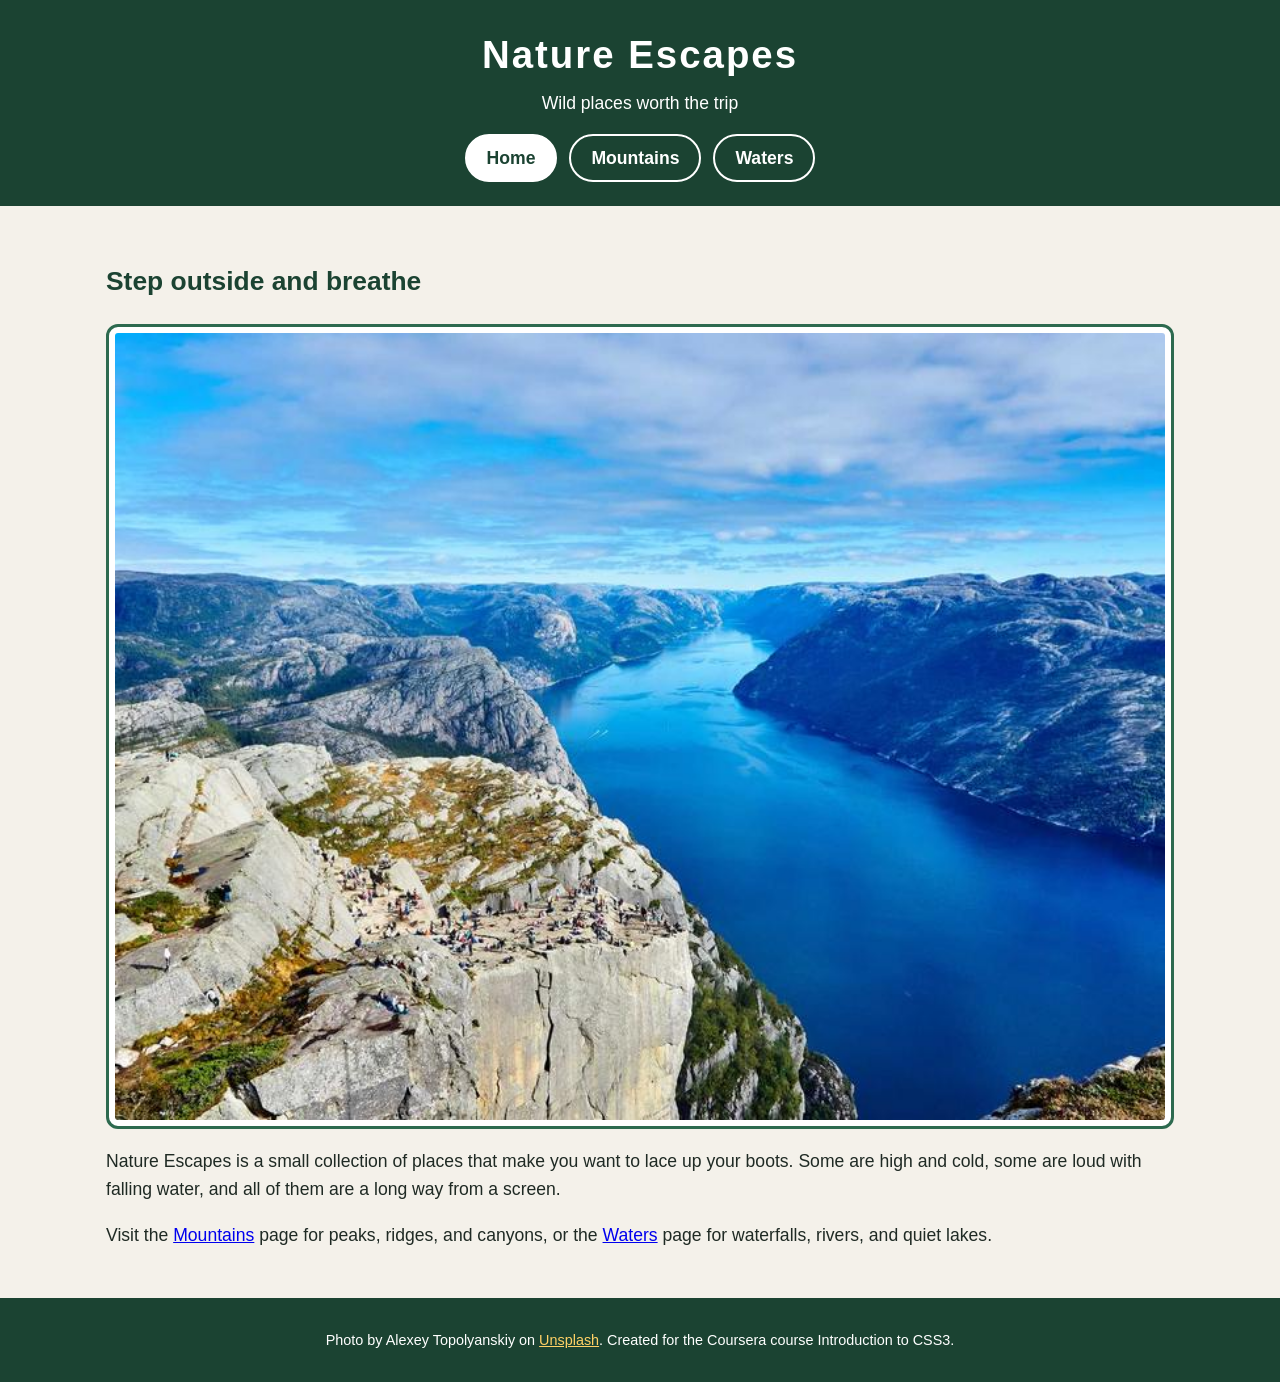
<file: index.html>
<!DOCTYPE html>
<html lang="en">
<head>
  <meta charset="UTF-8">
  <meta name="viewport" content="width=device-width, initial-scale=1">
  <title>Nature Escapes | Home</title>
  <link rel="stylesheet" href="css/style.css">
</head>
<body>
  <a class="skip" href="#main">Skip to main content</a>
  <header>
    <h1>Nature Escapes</h1>
    <p>Wild places worth the trip</p>
    <nav aria-label="Main">
      <ul>
        <li><a href="index.html" aria-current="page">Home</a></li>
        <li><a href="mountains.html">Mountains</a></li>
        <li><a href="waters.html">Waters</a></li>
      </ul>
    </nav>
  </header>

  <main id="main">
    <h2>Step outside and breathe</h2>
    <div class="hero">
      <img src="images/fjord.jpg" alt="Blue fjord winding between steep rocky cliffs" width="800" height="600">
    </div>
    <p>Nature Escapes is a small collection of places that make you want to lace up your boots.
      Some are high and cold, some are loud with falling water, and all of them are a long way
      from a screen.</p>
    <p>Visit the <a href="mountains.html">Mountains</a> page for peaks, ridges, and canyons, or
      the <a href="waters.html">Waters</a> page for waterfalls, rivers, and quiet lakes.</p>
  </main>

  <footer>
    <p>Photo by Alexey Topolyanskiy on <a href="https://unsplash.com">Unsplash</a>.
      Created for the Coursera course Introduction to CSS3.</p>
  </footer>
</body>
</html>
</file>
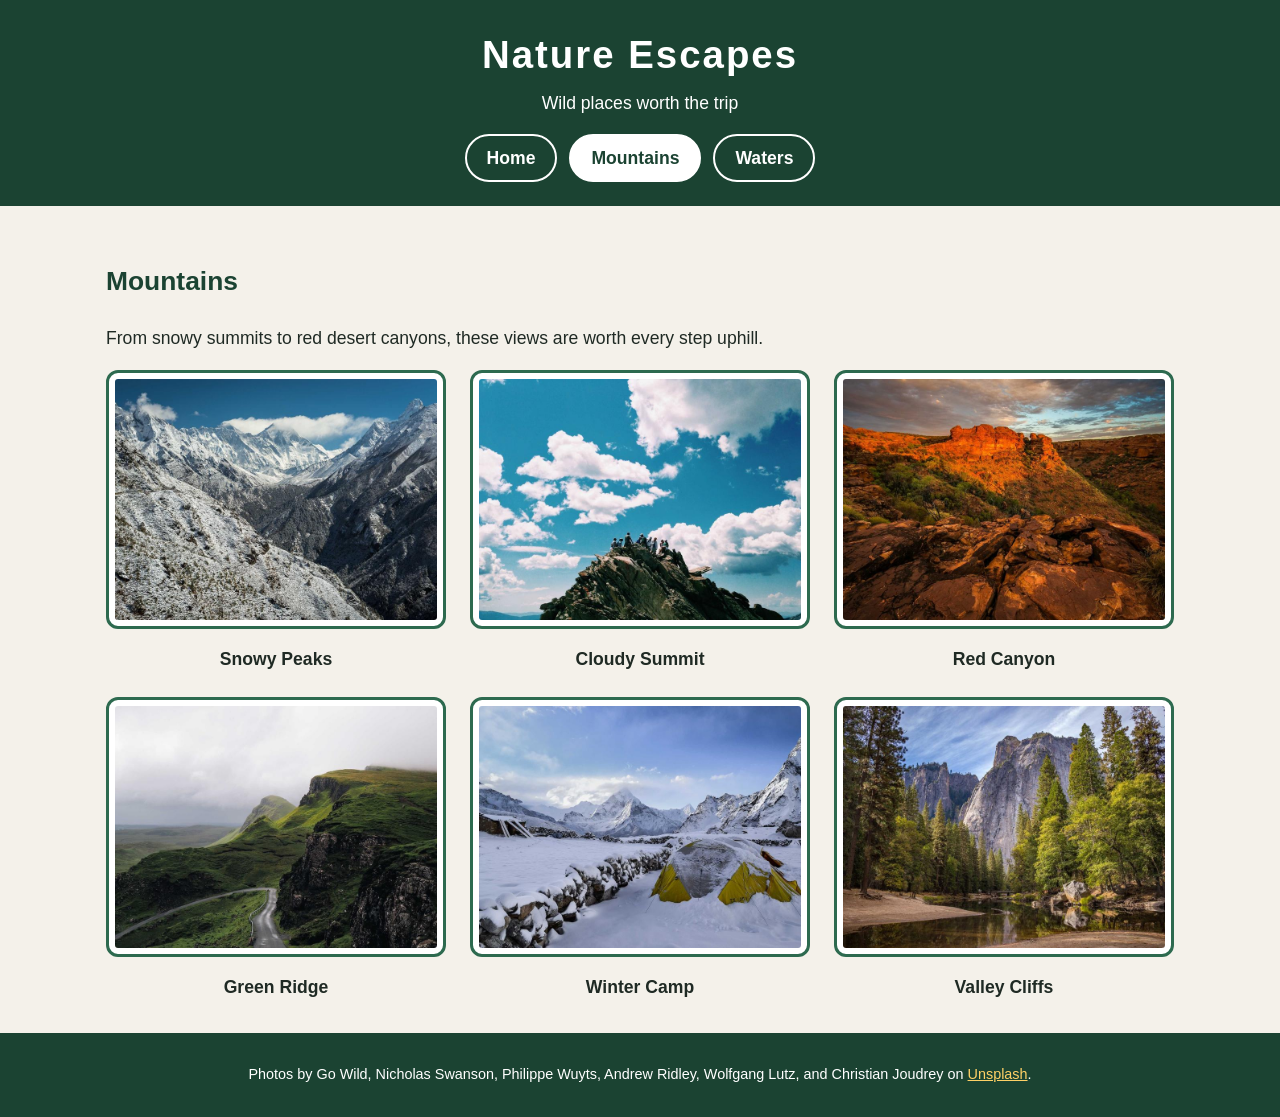
<file: mountains.html>
<!DOCTYPE html>
<html lang="en">
<head>
  <meta charset="UTF-8">
  <meta name="viewport" content="width=device-width, initial-scale=1">
  <title>Nature Escapes | Mountains</title>
  <link rel="stylesheet" href="css/style.css">
</head>
<body>
  <a class="skip" href="#main">Skip to main content</a>
  <header>
    <h1>Nature Escapes</h1>
    <p>Wild places worth the trip</p>
    <nav aria-label="Main">
      <ul>
        <li><a href="index.html">Home</a></li>
        <li><a href="mountains.html" aria-current="page">Mountains</a></li>
        <li><a href="waters.html">Waters</a></li>
      </ul>
    </nav>
  </header>

  <main id="main">
    <h2>Mountains</h2>
    <p>From snowy summits to red desert canyons, these views are worth every step uphill.</p>
    <div class="grid">
      <figure>
        <img src="images/snowy-peaks.jpg" alt="Jagged snow-covered mountain peaks under a pale sky" width="800" height="600">
        <figcaption>Snowy Peaks</figcaption>
      </figure>
      <figure>
        <img src="images/cloudy-summit.jpg" alt="Green summit rising into a blue sky full of white clouds" width="800" height="600">
        <figcaption>Cloudy Summit</figcaption>
      </figure>
      <figure>
        <img src="images/red-canyon.jpg" alt="Red rock canyon glowing orange in the evening sun" width="800" height="600">
        <figcaption>Red Canyon</figcaption>
      </figure>
      <figure>
        <img src="images/green-ridge.jpg" alt="Grassy green ridge with a winding road below it" width="800" height="600">
        <figcaption>Green Ridge</figcaption>
      </figure>
      <figure>
        <img src="images/winter-camp.jpg" alt="Yellow tents pitched in the snow in front of white mountains" width="800" height="600">
        <figcaption>Winter Camp</figcaption>
      </figure>
      <figure>
        <img src="images/valley-cliffs.jpg" alt="Granite cliffs above a pine forest and a calm river" width="800" height="600">
        <figcaption>Valley Cliffs</figcaption>
      </figure>
    </div>
  </main>

  <footer>
    <p>Photos by Go Wild, Nicholas Swanson, Philippe Wuyts, Andrew Ridley, Wolfgang Lutz, and
      Christian Joudrey on <a href="https://unsplash.com">Unsplash</a>.</p>
  </footer>
</body>
</html>
</file>
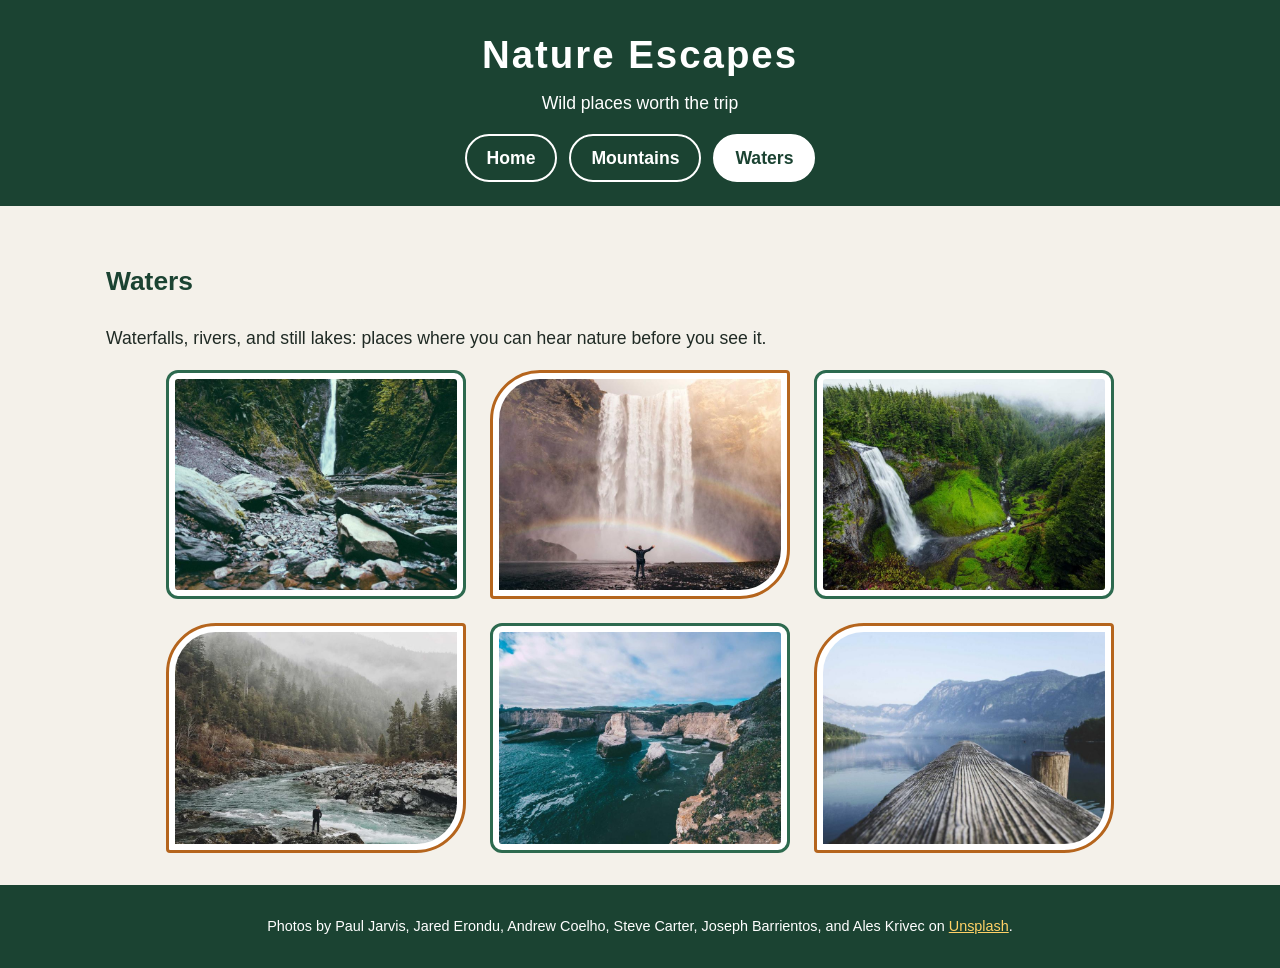
<file: waters.html>
<!DOCTYPE html>
<html lang="en">
<head>
  <meta charset="UTF-8">
  <meta name="viewport" content="width=device-width, initial-scale=1">
  <title>Nature Escapes | Waters</title>
  <link rel="stylesheet" href="css/style.css">
</head>
<body>
  <a class="skip" href="#main">Skip to main content</a>
  <header>
    <h1>Nature Escapes</h1>
    <p>Wild places worth the trip</p>
    <nav aria-label="Main">
      <ul>
        <li><a href="index.html">Home</a></li>
        <li><a href="mountains.html">Mountains</a></li>
        <li><a href="waters.html" aria-current="page">Waters</a></li>
      </ul>
    </nav>
  </header>

  <main id="main">
    <h2>Waters</h2>
    <p>Waterfalls, rivers, and still lakes: places where you can hear nature before you see it.</p>
    <div class="flex">
      <img src="images/canyon-waterfall.jpg" alt="Thin waterfall dropping into a rocky mountain canyon" width="800" height="600">
      <img src="images/rainbow-falls.jpg" alt="Hiker with raised arms below a huge waterfall and a rainbow" width="800" height="600">
      <img src="images/forest-falls.jpg" alt="Waterfall pouring past mossy green rocks in a pine forest" width="800" height="600">
      <img src="images/misty-river.jpg" alt="Person standing by a rushing river in a misty forest" width="800" height="600">
      <img src="images/sea-stacks.jpg" alt="Limestone sea stacks rising from a deep blue ocean" width="800" height="600">
      <img src="images/lake-pier.jpg" alt="Wooden pier leading onto a calm mountain lake" width="800" height="600">
    </div>
  </main>

  <footer>
    <p>Photos by Paul Jarvis, Jared Erondu, Andrew Coelho, Steve Carter, Joseph Barrientos, and
      Ales Krivec on <a href="https://unsplash.com">Unsplash</a>.</p>
  </footer>
</body>
</html>
</file>
<file: css/style.css>
/* Nature Escapes - one stylesheet shared by all three pages */

* {
  box-sizing: border-box;
}

body {
  margin: 0;
  font-family: "Segoe UI", Arial, Helvetica, sans-serif;
  font-size: 1.1rem;
  line-height: 1.6;
  color: #1f2a24;
  background-color: #f4f1ea;
}

/* Skip link: hidden above the page, slides in only on keyboard focus */
.skip {
  position: absolute;
  top: -4rem;
  left: 1rem;
  z-index: 10;
  padding: 0.5rem 1rem;
  border-radius: 6px;
  background-color: #ffd166;
  color: #1b4332;
  font-weight: bold;
}

.skip:focus {
  top: 1rem;
}

header {
  padding: 1.5rem 1rem 0.5rem;
  background-color: #1b4332;
  color: #ffffff;
  text-align: center;
}

header h1 {
  margin: 0;
  font-size: 2.4rem;
  letter-spacing: 2px;
}

header p {
  margin: 0.25rem 0 1rem;
}

/* Navigation: flex row of pill-shaped links */
nav ul {
  display: flex;
  flex-wrap: wrap;
  justify-content: center;
  gap: 0.75rem;
  margin: 0;
  padding: 0 0 1rem;
  list-style: none;
}

nav a {
  display: block;
  padding: 0.5rem 1.25rem;
  border: 2px solid #ffffff;
  border-radius: 999px;
  color: #ffffff;
  font-weight: bold;
  text-decoration: none;
  transition: background-color 0.3s ease, color 0.3s ease;
}

nav a:hover,
nav a:focus,
nav a[aria-current="page"] {
  background-color: #ffffff;
  color: #1b4332;
}

main {
  max-width: 1100px;
  margin: 0 auto;
  padding: 2rem 1rem;
}

h2 {
  color: #1b4332;
}

/* Box model on every image: border + padding + rounded corners */
img {
  max-width: 100%;
  height: auto;
  padding: 6px;
  border: 3px solid #2d6a4f;
  border-radius: 12px;
  background-color: #ffffff;
  transition: transform 0.4s ease, box-shadow 0.4s ease;
}

/* Hover: image lifts, tilts, and casts a shadow */
img:hover {
  transform: scale(1.04) rotate(-1deg);
  box-shadow: 0 12px 24px rgba(0, 0, 0, 0.3);
}

.hero img {
  display: block;
  width: 100%;
}

/* Grid page: three equal columns */
.grid {
  display: grid;
  grid-template-columns: repeat(3, 1fr);
  gap: 1.5rem;
}

figure {
  margin: 0;
}

figcaption {
  margin-top: 0.5rem;
  font-weight: bold;
  text-align: center;
}

/* Flex page: wrapping row of photos */
.flex {
  display: flex;
  flex-wrap: wrap;
  justify-content: center;
  gap: 1.5rem;
}

.flex img {
  width: 300px;
}

/* Every other photo gets a leaf-shaped corner and a warm border */
.flex img:nth-child(even) {
  border-color: #b5651d;
  border-radius: 50px 4px;
}

footer {
  padding: 1rem;
  background-color: #1b4332;
  color: #ffffff;
  font-size: 0.9rem;
  text-align: center;
}

footer a {
  color: #ffd166;
}

@media (max-width: 700px) {
  .grid {
    grid-template-columns: 1fr;
  }
}
</file>
